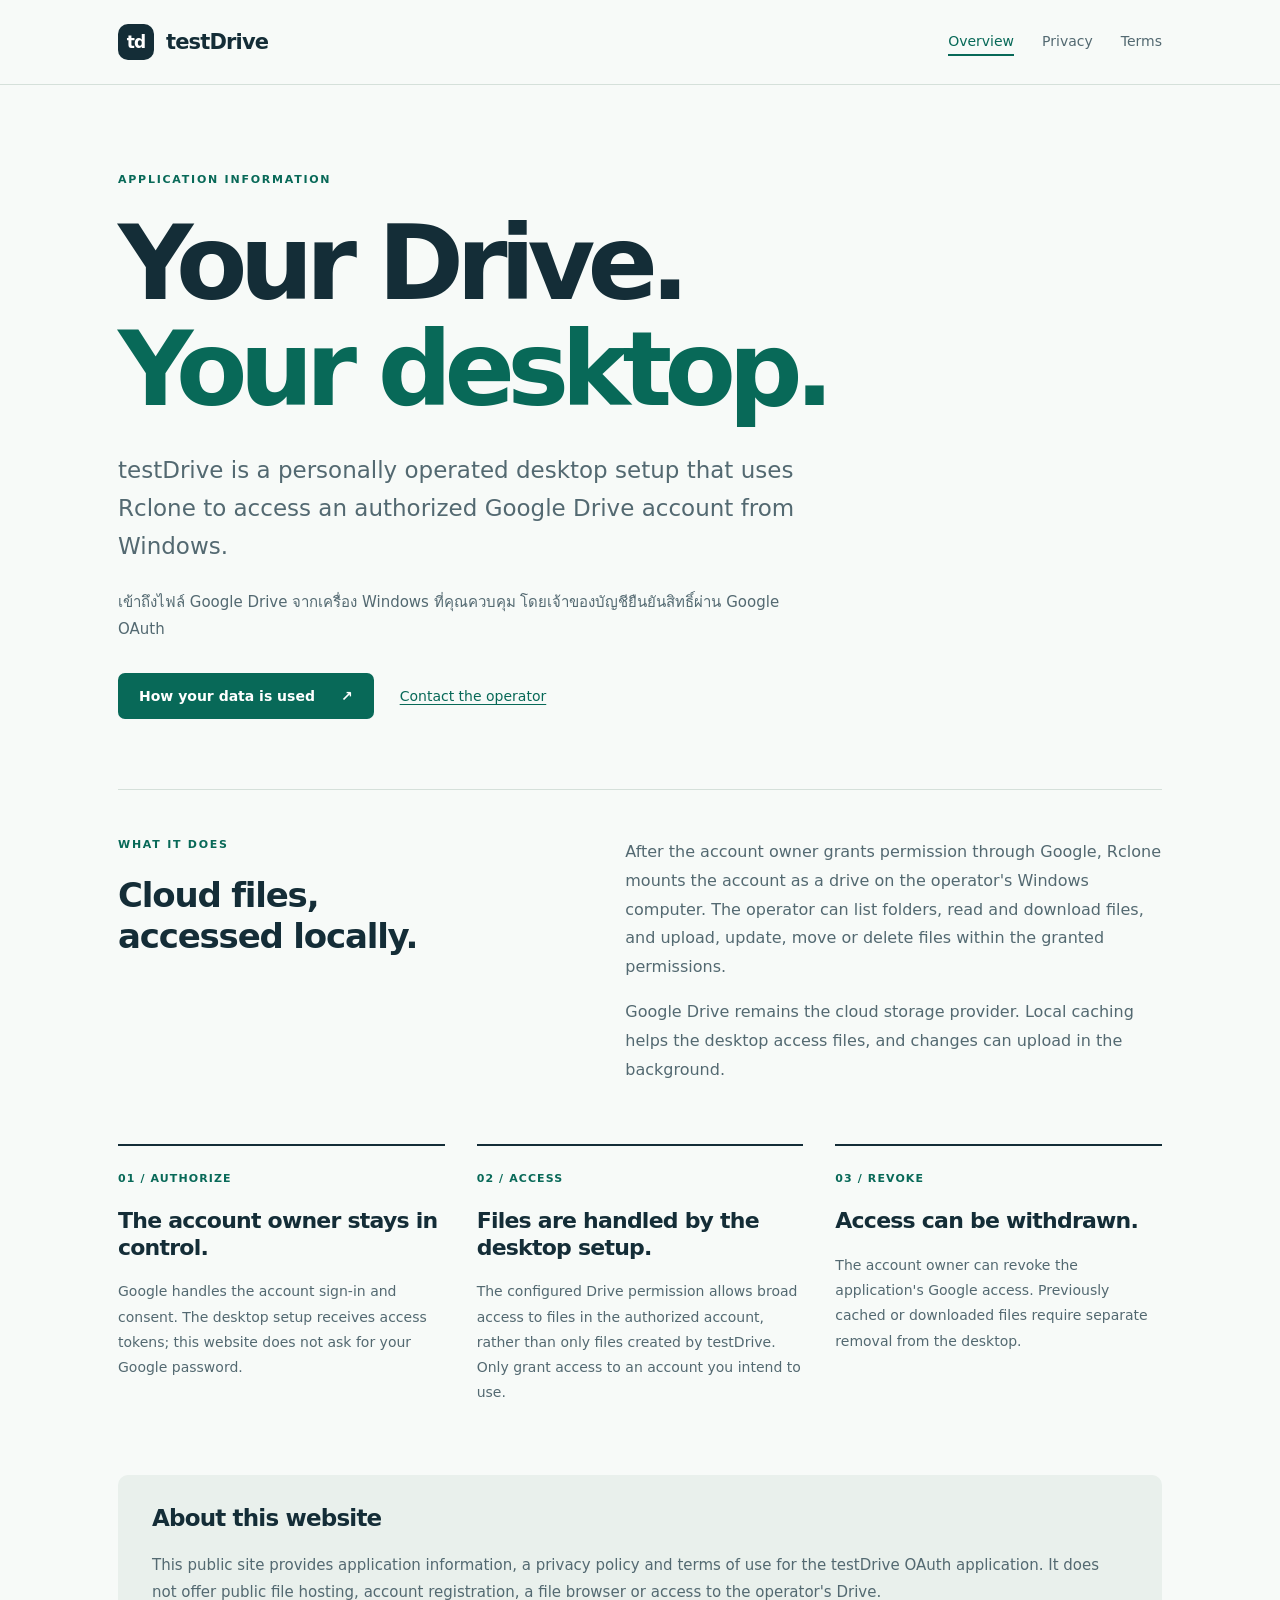
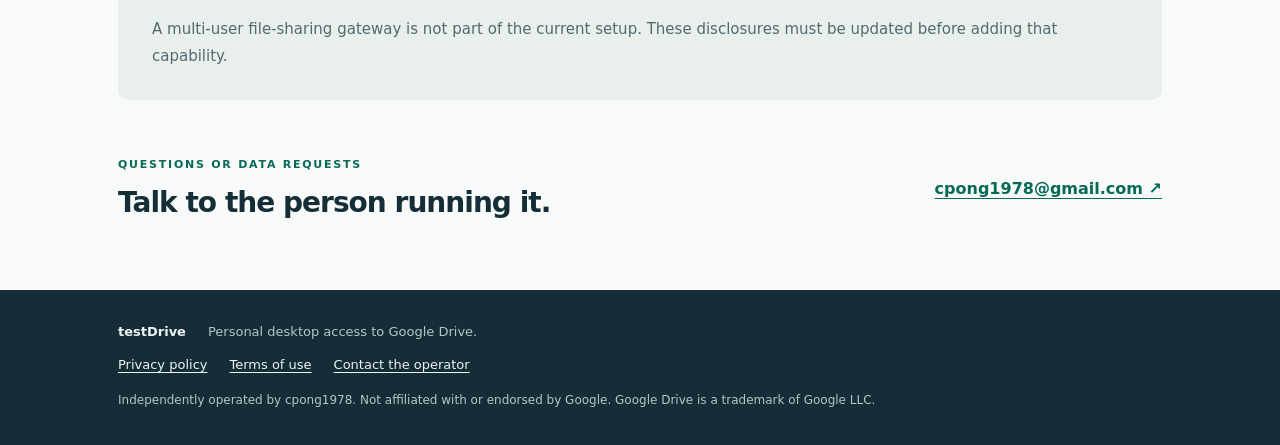
<file: index.html>
<!doctype html>
<html lang="en">
<head>
<meta charset="utf-8">
<meta name="viewport" content="width=device-width, initial-scale=1">
<meta name="description" content="testDrive uses Rclone to access an authorized Google Drive account from Windows. Learn how the setup works and how your data is handled.">
<meta name="color-scheme" content="light">
<title>Overview | testDrive</title>
<link rel="stylesheet" href="styles.css">
</head>
<body>
<a class="skip" href="#main">Skip to content</a>
<header class="site-header"><div class="header-inner"><a class="brand" href="index.html" aria-label="testDrive home"><span class="brand-mark" aria-hidden="true">td</span>testDrive</a><nav aria-label="Main navigation"><a href="index.html" aria-current="page">Overview</a><a href="privacy.html">Privacy</a><a href="terms.html">Terms</a></nav></div></header>
<main id="main">
<section class="hero"><div class="eyebrow">APPLICATION INFORMATION</div><h1>Your Drive.<br><span>Your desktop.</span></h1><p class="lead">testDrive is a personally operated desktop setup that uses Rclone to access an authorized Google Drive account from Windows.</p><p lang="th" class="thai-intro">เข้าถึงไฟล์ Google Drive จากเครื่อง Windows ที่คุณควบคุม โดยเจ้าของบัญชียืนยันสิทธิ์ผ่าน Google OAuth</p><div class="actions"><a class="button" href="privacy.html">How your data is used <span aria-hidden="true">↗</span></a><a class="text-link" href="mailto:cpong1978@gmail.com">Contact the operator</a></div></section>
<section class="overview" aria-labelledby="what-it-does"><div><div class="eyebrow">WHAT IT DOES</div><h2 id="what-it-does">Cloud files, accessed locally.</h2></div><div class="prose"><p>After the account owner grants permission through Google, Rclone mounts the account as a drive on the operator's Windows computer. The operator can list folders, read and download files, and upload, update, move or delete files within the granted permissions.</p><p>Google Drive remains the cloud storage provider. Local caching helps the desktop access files, and changes can upload in the background.</p></div></section>
<section class="details" aria-label="How access works"><article><span class="step">01 / AUTHORIZE</span><h2>The account owner stays in control.</h2><p>Google handles the account sign-in and consent. The desktop setup receives access tokens; this website does not ask for your Google password.</p></article><article><span class="step">02 / ACCESS</span><h2>Files are handled by the desktop setup.</h2><p>The configured Drive permission allows broad access to files in the authorized account, rather than only files created by testDrive. Only grant access to an account you intend to use.</p></article><article><span class="step">03 / REVOKE</span><h2>Access can be withdrawn.</h2><p>The account owner can revoke the application's Google access. Previously cached or downloaded files require separate removal from the desktop.</p></article></section>
<section class="notice"><h2>About this website</h2><p>This public site provides application information, a privacy policy and terms of use for the testDrive OAuth application. It does not offer public file hosting, account registration, a file browser or access to the operator's Drive.</p><p>A multi-user file-sharing gateway is not part of the current setup. These disclosures must be updated before adding that capability.</p></section>
<section class="contact"><div><div class="eyebrow">QUESTIONS OR DATA REQUESTS</div><h2>Talk to the person running it.</h2></div><a href="mailto:cpong1978@gmail.com">cpong1978@gmail.com <span aria-hidden="true">↗</span></a></section>
</main>
<footer class="site-footer"><div><strong>testDrive</strong><span>Personal desktop access to Google Drive.</span></div><div><a href="privacy.html">Privacy policy</a><a href="terms.html">Terms of use</a><a href="mailto:cpong1978@gmail.com">Contact the operator</a></div><p>Independently operated by cpong1978. Not affiliated with or endorsed by Google. Google Drive is a trademark of Google LLC.</p></footer>
</body>
</html>
</file>
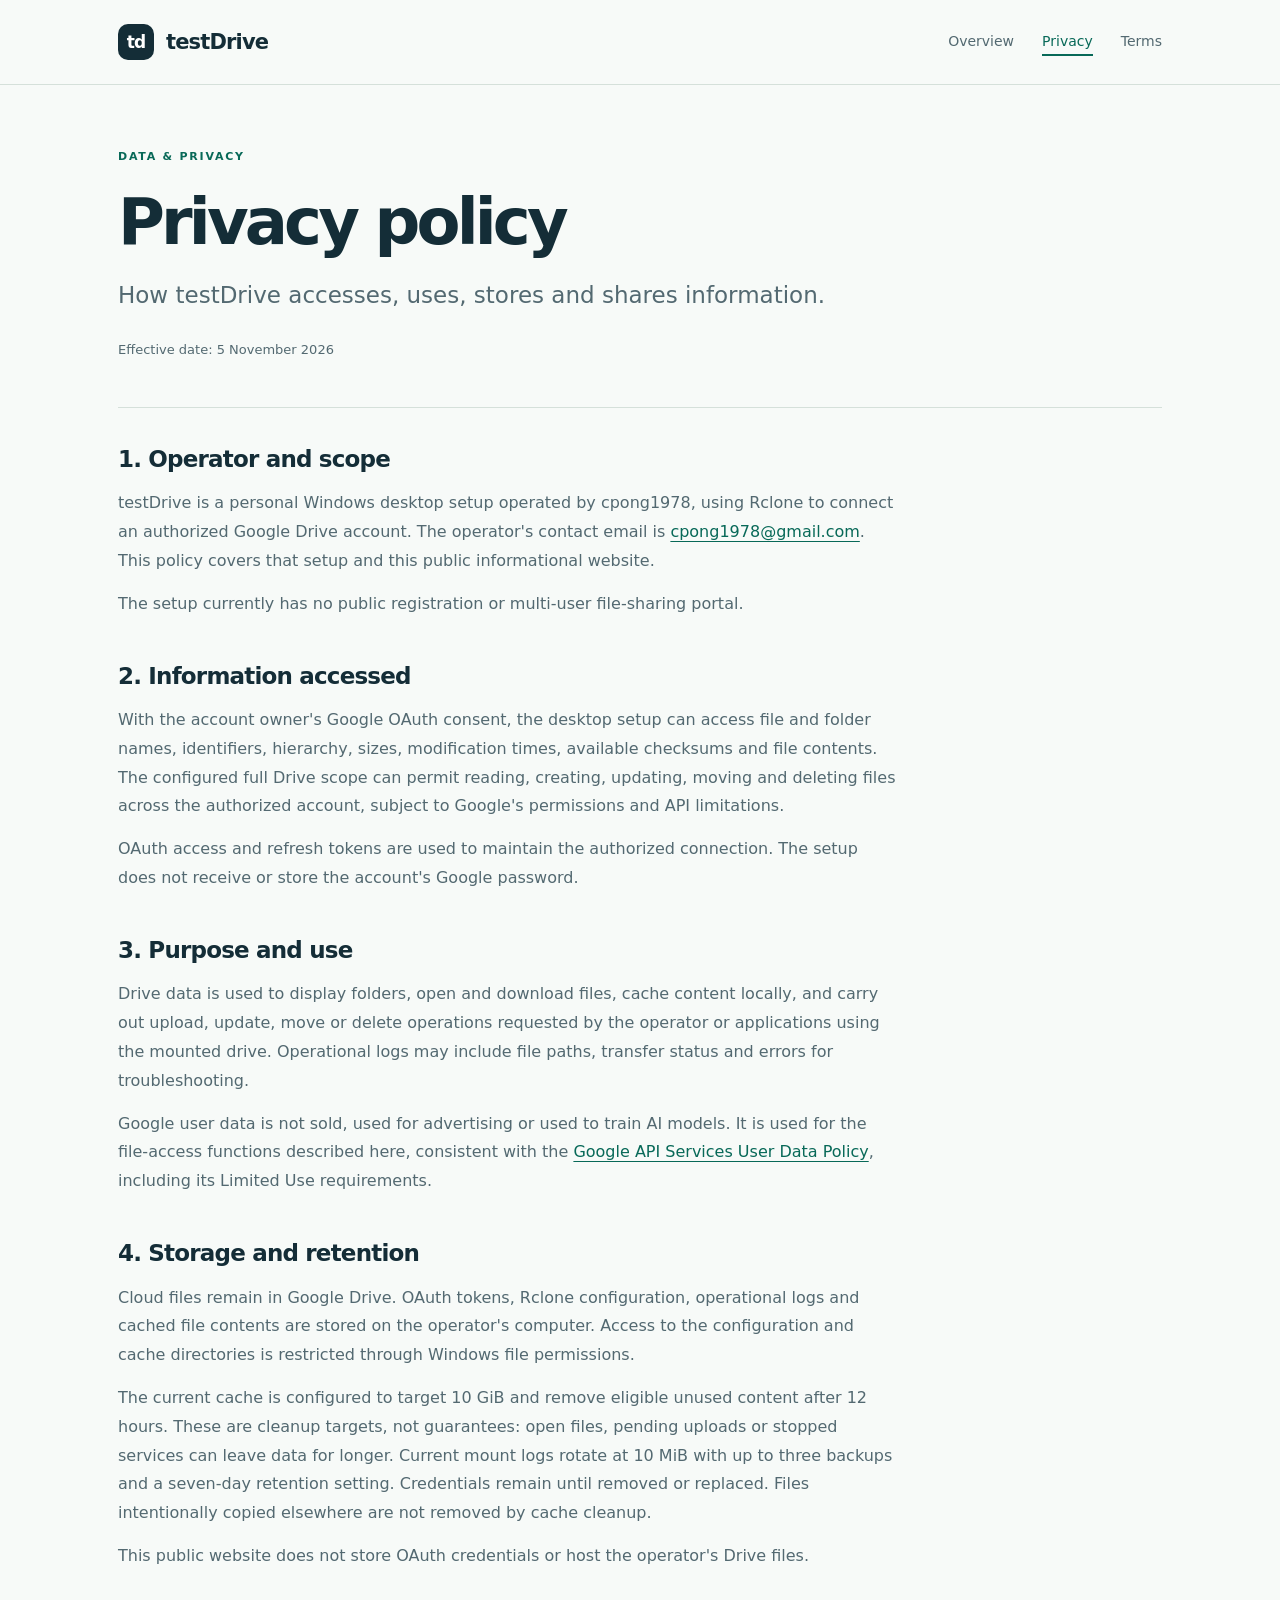
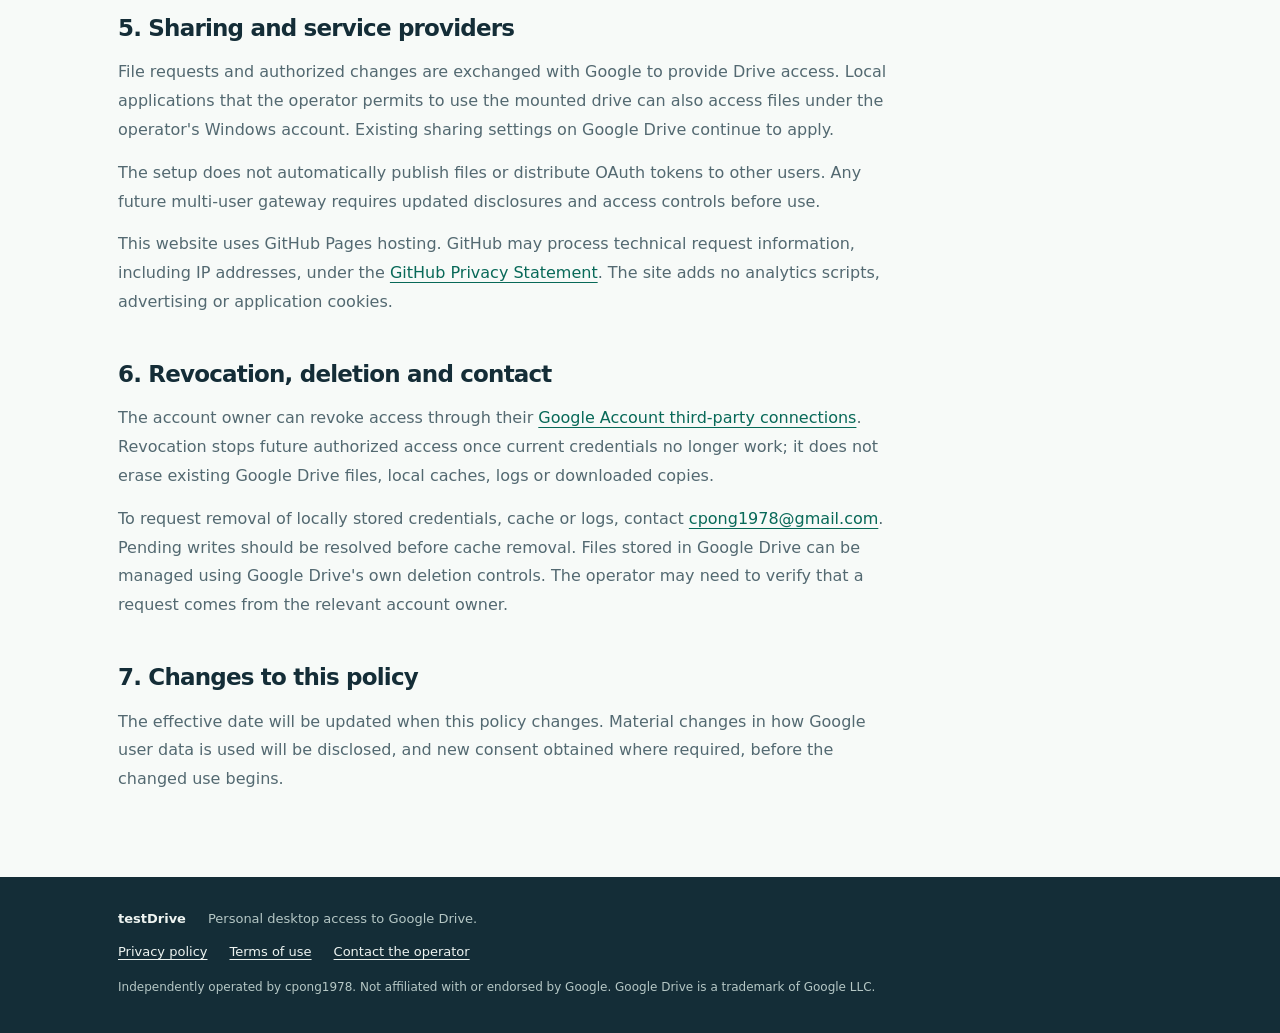
<file: privacy.html>
<!doctype html>
<html lang="en">
<head>
<meta charset="utf-8">
<meta name="viewport" content="width=device-width, initial-scale=1">
<meta name="description" content="How testDrive accesses, uses, stores, shares and removes Google Drive data, credentials, local caches and logs.">
<meta name="color-scheme" content="light">
<title>Privacy policy | testDrive</title>
<link rel="stylesheet" href="styles.css">
</head>
<body>
<a class="skip" href="#main">Skip to content</a>
<header class="site-header"><div class="header-inner"><a class="brand" href="index.html" aria-label="testDrive home"><span class="brand-mark" aria-hidden="true">td</span>testDrive</a><nav aria-label="Main navigation"><a href="index.html">Overview</a><a href="privacy.html" aria-current="page">Privacy</a><a href="terms.html">Terms</a></nav></div></header>
<main id="main">
<section class="document-heading"><div class="eyebrow">DATA &amp; PRIVACY</div><h1>Privacy policy</h1><p class="lead">How testDrive accesses, uses, stores and shares information.</p><p class="date">Effective date: 5 November 2026</p></section>
<article class="document">
<section><h2>1. Operator and scope</h2><p>testDrive is a personal Windows desktop setup operated by cpong1978, using Rclone to connect an authorized Google Drive account. The operator's contact email is <a href="mailto:cpong1978@gmail.com">cpong1978@gmail.com</a>. This policy covers that setup and this public informational website.</p><p>The setup currently has no public registration or multi-user file-sharing portal.</p></section>
<section><h2>2. Information accessed</h2><p>With the account owner's Google OAuth consent, the desktop setup can access file and folder names, identifiers, hierarchy, sizes, modification times, available checksums and file contents. The configured full Drive scope can permit reading, creating, updating, moving and deleting files across the authorized account, subject to Google's permissions and API limitations.</p><p>OAuth access and refresh tokens are used to maintain the authorized connection. The setup does not receive or store the account's Google password.</p></section>
<section><h2>3. Purpose and use</h2><p>Drive data is used to display folders, open and download files, cache content locally, and carry out upload, update, move or delete operations requested by the operator or applications using the mounted drive. Operational logs may include file paths, transfer status and errors for troubleshooting.</p><p>Google user data is not sold, used for advertising or used to train AI models. It is used for the file-access functions described here, consistent with the <a href="https://developers.google.com/terms/api-services-user-data-policy">Google API Services User Data Policy</a>, including its Limited Use requirements.</p></section>
<section><h2>4. Storage and retention</h2><p>Cloud files remain in Google Drive. OAuth tokens, Rclone configuration, operational logs and cached file contents are stored on the operator's computer. Access to the configuration and cache directories is restricted through Windows file permissions.</p><p>The current cache is configured to target 10 GiB and remove eligible unused content after 12 hours. These are cleanup targets, not guarantees: open files, pending uploads or stopped services can leave data for longer. Current mount logs rotate at 10 MiB with up to three backups and a seven-day retention setting. Credentials remain until removed or replaced. Files intentionally copied elsewhere are not removed by cache cleanup.</p><p>This public website does not store OAuth credentials or host the operator's Drive files.</p></section>
<section><h2>5. Sharing and service providers</h2><p>File requests and authorized changes are exchanged with Google to provide Drive access. Local applications that the operator permits to use the mounted drive can also access files under the operator's Windows account. Existing sharing settings on Google Drive continue to apply.</p><p>The setup does not automatically publish files or distribute OAuth tokens to other users. Any future multi-user gateway requires updated disclosures and access controls before use.</p><p>This website uses GitHub Pages hosting. GitHub may process technical request information, including IP addresses, under the <a href="https://docs.github.com/en/site-policy/privacy-policies/github-general-privacy-statement">GitHub Privacy Statement</a>. The site adds no analytics scripts, advertising or application cookies.</p></section>
<section><h2>6. Revocation, deletion and contact</h2><p>The account owner can revoke access through their <a href="https://myaccount.google.com/connections">Google Account third-party connections</a>. Revocation stops future authorized access once current credentials no longer work; it does not erase existing Google Drive files, local caches, logs or downloaded copies.</p><p>To request removal of locally stored credentials, cache or logs, contact <a href="mailto:cpong1978@gmail.com">cpong1978@gmail.com</a>. Pending writes should be resolved before cache removal. Files stored in Google Drive can be managed using Google Drive's own deletion controls. The operator may need to verify that a request comes from the relevant account owner.</p></section>
<section><h2>7. Changes to this policy</h2><p>The effective date will be updated when this policy changes. Material changes in how Google user data is used will be disclosed, and new consent obtained where required, before the changed use begins.</p></section>
</article>
</main>
<footer class="site-footer"><div><strong>testDrive</strong><span>Personal desktop access to Google Drive.</span></div><div><a href="privacy.html">Privacy policy</a><a href="terms.html">Terms of use</a><a href="mailto:cpong1978@gmail.com">Contact the operator</a></div><p>Independently operated by cpong1978. Not affiliated with or endorsed by Google. Google Drive is a trademark of Google LLC.</p></footer>
</body>
</html>
</file>
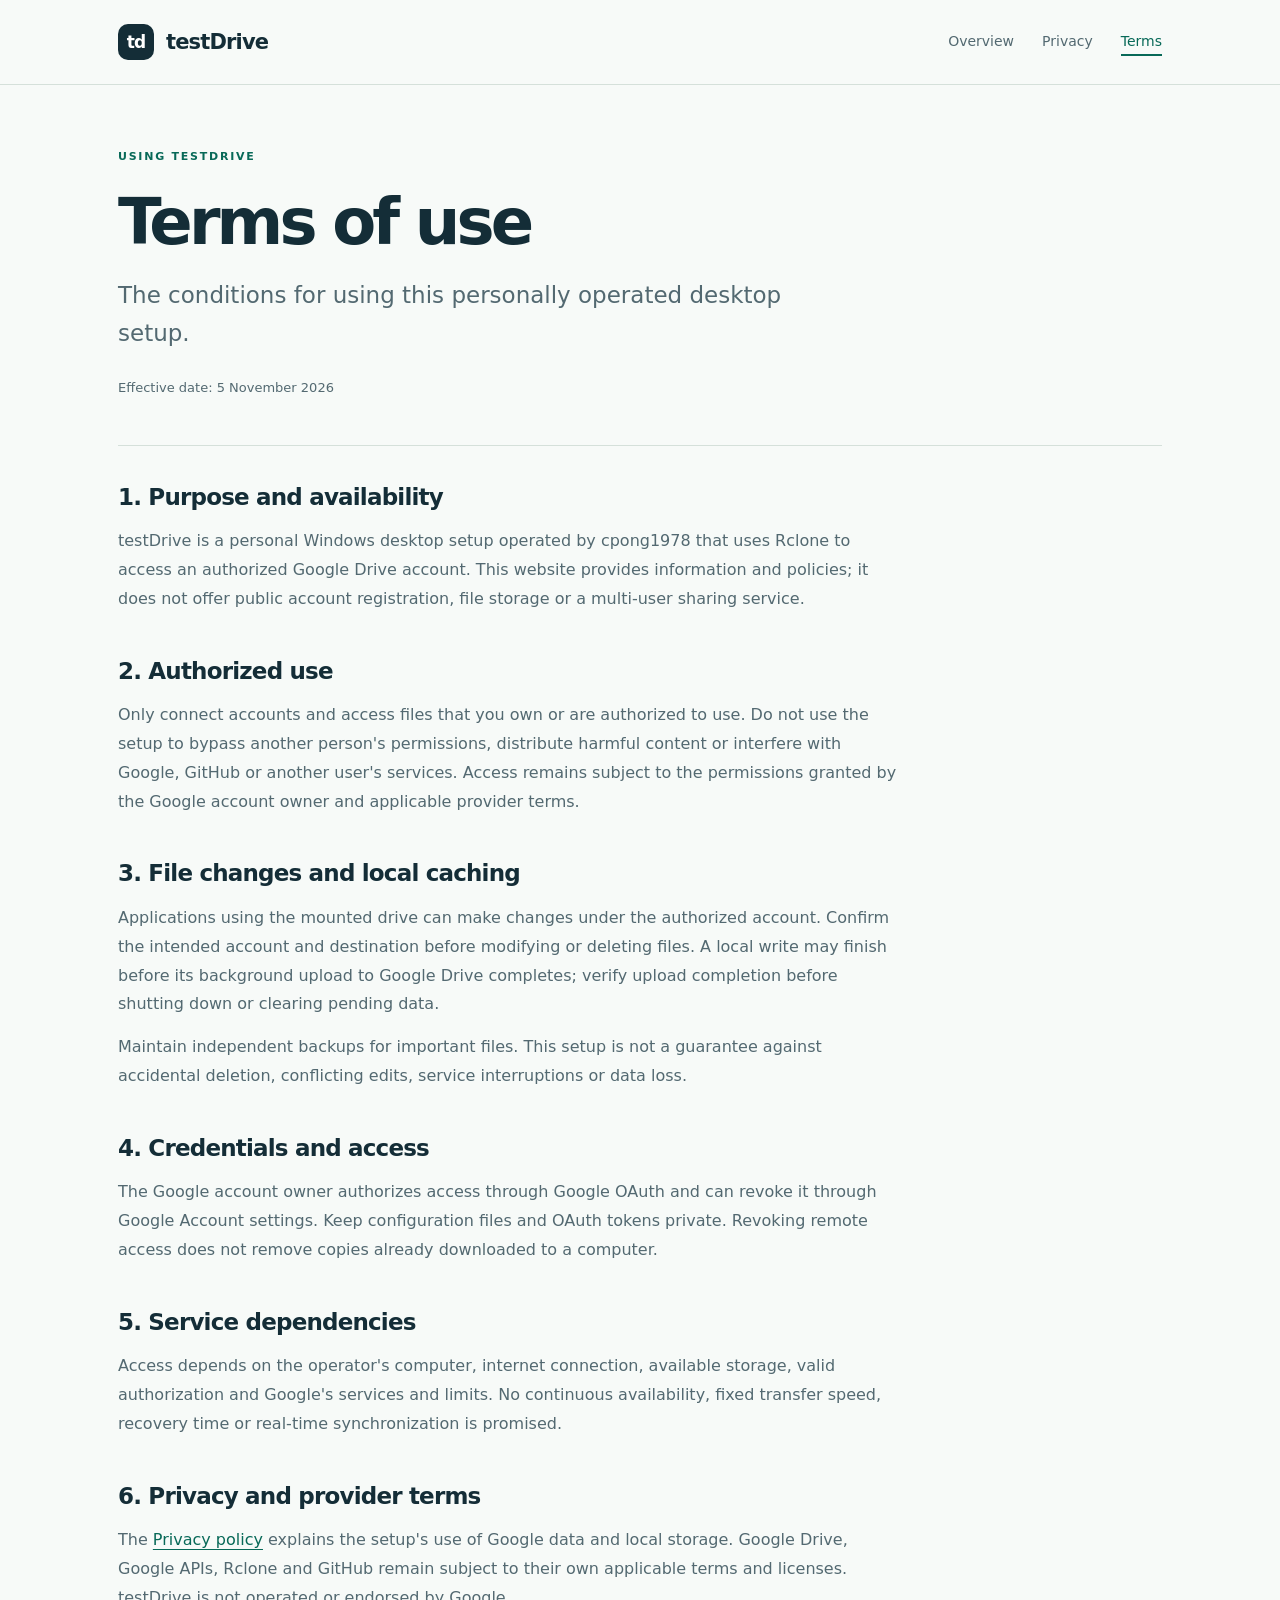
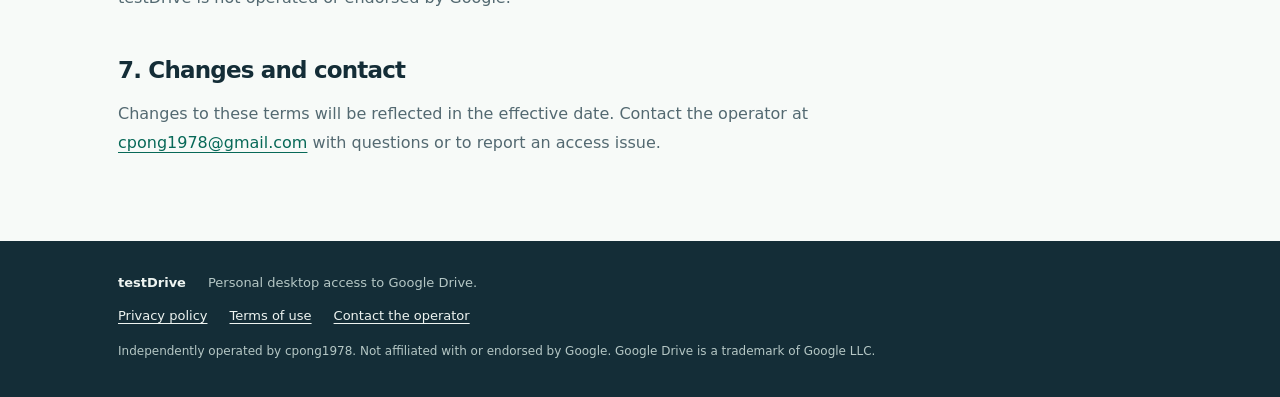
<file: terms.html>
<!doctype html>
<html lang="en">
<head>
<meta charset="utf-8">
<meta name="viewport" content="width=device-width, initial-scale=1">
<meta name="description" content="Conditions for using the personally operated testDrive desktop setup.">
<meta name="color-scheme" content="light">
<title>Terms of use | testDrive</title>
<link rel="stylesheet" href="styles.css">
</head>
<body>
<a class="skip" href="#main">Skip to content</a>
<header class="site-header"><div class="header-inner"><a class="brand" href="index.html" aria-label="testDrive home"><span class="brand-mark" aria-hidden="true">td</span>testDrive</a><nav aria-label="Main navigation"><a href="index.html">Overview</a><a href="privacy.html">Privacy</a><a href="terms.html" aria-current="page">Terms</a></nav></div></header>
<main id="main">
<section class="document-heading"><div class="eyebrow">USING TESTDRIVE</div><h1>Terms of use</h1><p class="lead">The conditions for using this personally operated desktop setup.</p><p class="date">Effective date: 5 November 2026</p></section>
<article class="document">
<section><h2>1. Purpose and availability</h2><p>testDrive is a personal Windows desktop setup operated by cpong1978 that uses Rclone to access an authorized Google Drive account. This website provides information and policies; it does not offer public account registration, file storage or a multi-user sharing service.</p></section>
<section><h2>2. Authorized use</h2><p>Only connect accounts and access files that you own or are authorized to use. Do not use the setup to bypass another person's permissions, distribute harmful content or interfere with Google, GitHub or another user's services. Access remains subject to the permissions granted by the Google account owner and applicable provider terms.</p></section>
<section><h2>3. File changes and local caching</h2><p>Applications using the mounted drive can make changes under the authorized account. Confirm the intended account and destination before modifying or deleting files. A local write may finish before its background upload to Google Drive completes; verify upload completion before shutting down or clearing pending data.</p><p>Maintain independent backups for important files. This setup is not a guarantee against accidental deletion, conflicting edits, service interruptions or data loss.</p></section>
<section><h2>4. Credentials and access</h2><p>The Google account owner authorizes access through Google OAuth and can revoke it through Google Account settings. Keep configuration files and OAuth tokens private. Revoking remote access does not remove copies already downloaded to a computer.</p></section>
<section><h2>5. Service dependencies</h2><p>Access depends on the operator's computer, internet connection, available storage, valid authorization and Google's services and limits. No continuous availability, fixed transfer speed, recovery time or real-time synchronization is promised.</p></section>
<section><h2>6. Privacy and provider terms</h2><p>The <a href="privacy.html">Privacy policy</a> explains the setup's use of Google data and local storage. Google Drive, Google APIs, Rclone and GitHub remain subject to their own applicable terms and licenses. testDrive is not operated or endorsed by Google.</p></section>
<section><h2>7. Changes and contact</h2><p>Changes to these terms will be reflected in the effective date. Contact the operator at <a href="mailto:cpong1978@gmail.com">cpong1978@gmail.com</a> with questions or to report an access issue.</p></section>
</article>
</main>
<footer class="site-footer"><div><strong>testDrive</strong><span>Personal desktop access to Google Drive.</span></div><div><a href="privacy.html">Privacy policy</a><a href="terms.html">Terms of use</a><a href="mailto:cpong1978@gmail.com">Contact the operator</a></div><p>Independently operated by cpong1978. Not affiliated with or endorsed by Google. Google Drive is a trademark of Google LLC.</p></footer>
</body>
</html>
</file>
<file: styles.css>
:root{--ink:#142d37;--muted:#536971;--accent:#086958;--paper:#f7faf8;--line:#d5e0da;--soft:#e9f0ec;--width:1100px;font-family:Segoe UI,system-ui,-apple-system,sans-serif;color:var(--ink);background:var(--paper);font-synthesis:none}
*{box-sizing:border-box}body{margin:0}a{color:var(--accent);text-underline-offset:.22em}a:focus-visible{outline:3px solid #d5a638;outline-offset:5px}p{line-height:1.8}h1,h2,p{margin-top:0}h2{font-weight:650;letter-spacing:-.035em;line-height:1.2}header,main,footer{width:100%}.site-header{border-bottom:1px solid var(--line)}.header-inner{max-width:var(--width);margin:auto;padding:24px 28px;display:flex;justify-content:space-between;align-items:center;gap:24px}.brand{display:flex;gap:12px;align-items:center;font-size:21px;font-weight:700;color:var(--ink);text-decoration:none;letter-spacing:-.04em}.brand-mark{display:grid;place-items:center;width:36px;height:36px;border-radius:10px;background:var(--ink);color:white;font-size:17px}nav{display:flex;gap:28px}nav a{font-size:14px;color:var(--muted);text-decoration:none;padding:5px 0}nav a[aria-current=page]{color:var(--accent);border-bottom:2px solid var(--accent)}main{max-width:var(--width);margin:auto;padding:0 28px}.eyebrow{font-size:11px;font-weight:750;letter-spacing:.16em;color:var(--accent);margin-bottom:24px}.hero{max-width:850px;padding:88px 0 70px}.hero h1{font-size:clamp(54px,8.6vw,104px);letter-spacing:-.075em;line-height:1.02;margin-bottom:30px;font-weight:650}.hero h1 span{color:var(--accent)}.lead{font-size:clamp(19px,2.4vw,23px);line-height:1.65;color:var(--muted);max-width:720px}.thai-intro{max-width:680px;color:var(--muted);font-size:15px}.actions{display:flex;align-items:center;gap:26px;flex-wrap:wrap;margin-top:30px}.button{display:inline-flex;gap:26px;align-items:center;background:var(--accent);color:white;padding:15px 21px;border-radius:7px;text-decoration:none;font-size:14px;font-weight:600}.text-link{font-size:14px}.overview{display:grid;grid-template-columns:1fr 1.2fr;gap:60px;padding:48px 0;border-top:1px solid var(--line)}.overview h2{font-size:34px;max-width:310px}.prose{color:var(--muted);font-size:16px}.prose p:last-child{margin-bottom:0}.details{display:grid;grid-template-columns:repeat(3,1fr);gap:32px;padding:12px 0 56px}.details article{border-top:2px solid var(--ink);padding-top:21px}.step{font-size:11px;letter-spacing:.1em;font-weight:700;color:var(--accent)}.details h2{font-size:22px;margin-top:22px}.details p{color:var(--muted);font-size:14px}.notice{background:var(--soft);padding:30px 34px;border-radius:10px}.notice h2{font-size:23px}.notice p{color:var(--muted);font-size:15px;margin-bottom:10px}.notice p:last-child{margin-bottom:0}.contact{padding:58px 0 70px;display:flex;justify-content:space-between;align-items:center;gap:28px}.contact .eyebrow{margin-bottom:15px}.contact h2{font-size:28px;margin-bottom:0}.contact>a{font-weight:600;white-space:nowrap}.site-footer{background:var(--ink);color:#eef4f1;padding:34px max(28px,calc((100vw - 1044px)/2));font-size:13px}.site-footer>div{display:flex;flex-wrap:wrap;gap:22px;margin-bottom:18px}.site-footer span,.site-footer p{color:#b5c7c5}.site-footer a{color:#eef4f1}.site-footer p{font-size:12px;margin-bottom:0;max-width:850px}.document-heading{padding:65px 0 32px;border-bottom:1px solid var(--line)}.document-heading h1{font-size:clamp(40px,6vw,64px);letter-spacing:-.06em;margin-bottom:20px;line-height:1.1}.date{font-size:13px;color:var(--muted);margin-top:20px}.document{max-width:780px;padding:12px 0 65px}.document section{padding:26px 0 4px}.document h2{font-size:23px;margin-bottom:16px}.document p{font-size:16px;color:var(--muted);margin-bottom:14px}.skip{position:absolute;left:20px;top:-80px;background:white;padding:12px;z-index:10}.skip:focus{top:10px}@media(max-width:700px){.header-inner{padding:19px 20px;gap:15px}nav{gap:15px}nav a{font-size:12px}.brand{font-size:19px;gap:8px}.brand-mark{width:30px;height:30px}main{padding:0 22px}.hero{padding:58px 0 45px}.overview{grid-template-columns:1fr;gap:12px;padding:34px 0}.overview h2{max-width:none;font-size:29px}.overview .eyebrow{margin-bottom:16px}.details{grid-template-columns:1fr;gap:22px;padding-bottom:35px}.details h2{margin-top:14px;margin-bottom:12px}.notice{padding:24px}.contact{align-items:flex-start;flex-direction:column;padding:38px 0 48px}.contact>a{white-space:normal;overflow-wrap:anywhere}.site-footer{padding:28px 22px}.document-heading{padding-top:45px}.document section{padding-top:20px}.document h2{font-size:21px}}
</file>
